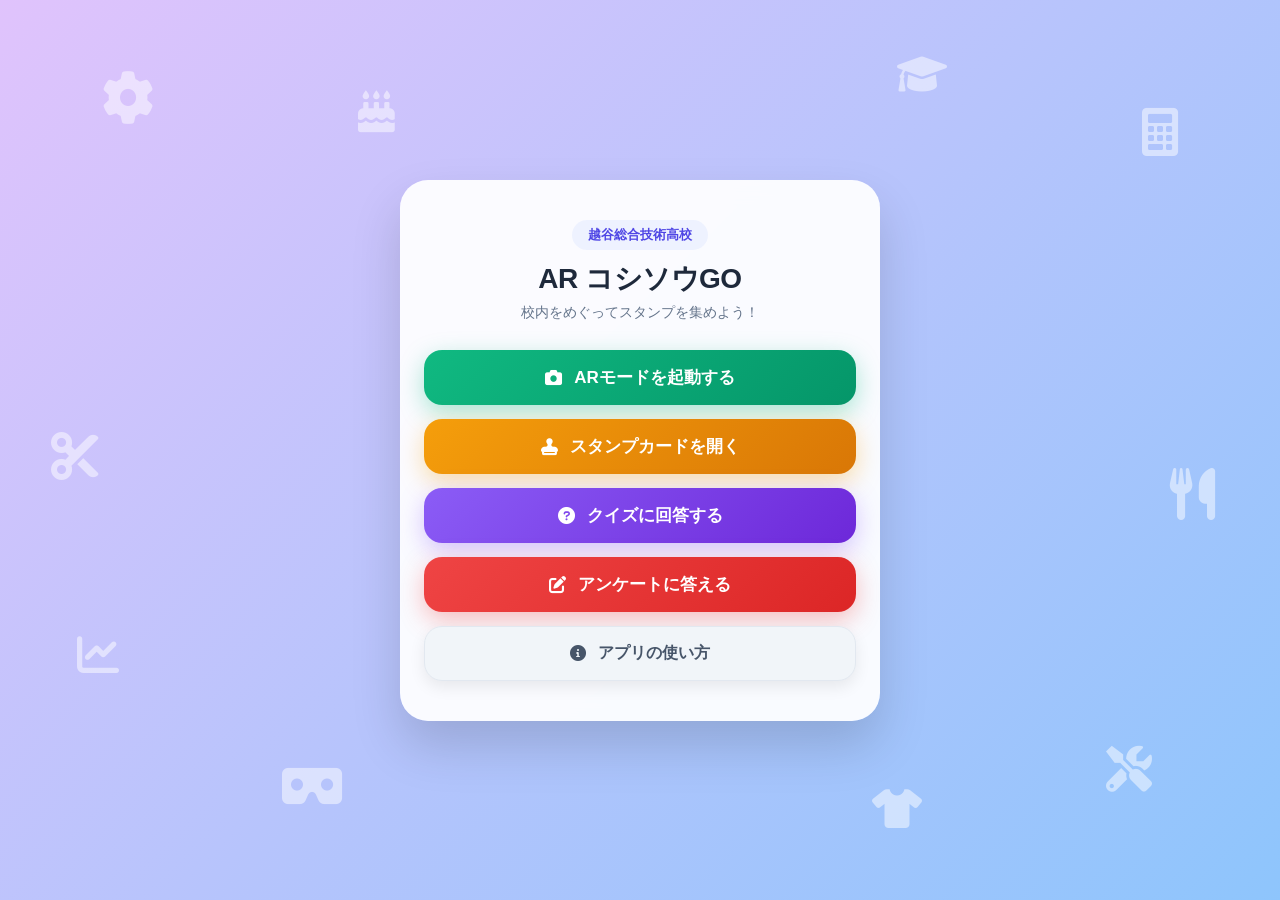
<file: index.html>
<!DOCTYPE html>
<html lang="ja">
<head>
    <meta charset="UTF-8">
    <meta name="viewport" content="width=device-width, initial-scale=1.0">
    <title>越総 ARナビ</title>
    <link href="https://cdnjs.cloudflare.com/ajax/libs/font-awesome/6.0.0/css/all.min.css" rel="stylesheet">
    <style>
        /* 全体のベーススタイル */
        * {
            box-sizing: border-box;
            margin: 0;
            padding: 0;
            font-family: 'Helvetica Neue', Arial, 'Hiragino Kaku Gothic ProN', 'Hiragino Sans', Meiryo, sans-serif;
        }

        body {
            background: linear-gradient(135deg, #e0c3fc 0%, #8ec5fc 100%);
            min-height: 100vh;
            display: flex;
            justify-content: center;
            align-items: center;
            padding: 24px 16px;
            position: relative;
            /* 画面からあふれた時にスクロールできるように変更 */
            overflow-x: hidden;
            overflow-y: auto;
        }

        /* 余白を埋める浮遊背景パーツ */
        .bg-decorations {
            position: fixed; /* スクロールしても背景要素がずれないように fixed に変更 */
            top: 0;
            left: 0;
            width: 100%;
            height: 100%;
            pointer-events: none;
            z-index: 0;
        }

        .decor-item {
            position: absolute;
            color: rgba(255, 255, 255, 0.5);
            animation: float 6s ease-in-out infinite alternate;
        }

        /* アイコン配置 */
        .item-kougyou1 { top: 8%; left: 8%; animation-delay: 0s; font-size: 52px; }
        .item-kougyou2 { bottom: 12%; right: 10%; animation-delay: 2s; font-size: 46px; }
        .item-shougyou1 { top: 12%; right: 8%; animation-delay: 1s; font-size: 48px; }
        .item-shougyou2 { bottom: 25%; left: 6%; animation-delay: 3s; font-size: 42px; }
        .item-fukushoku1 { top: 48%; left: 4%; animation-delay: 1.5s; font-size: 48px; }
        .item-fukushoku2 { bottom: 8%; right: 28%; animation-delay: 0.5s; font-size: 40px; }
        .item-shokumotsu1 { top: 52%; right: 5%; animation-delay: 2.5s; font-size: 52px; }
        .item-shokumotsu2 { top: 10%; left: 28%; animation-delay: 1.8s; font-size: 42px; }
        .item-ar1 { bottom: 10%; left: 22%; animation-delay: 0.8s; font-size: 48px; }
        .item-ar2 { top: 6%; right: 26%; animation-delay: 2.2s; font-size: 40px; }

        @keyframes float {
            0% { transform: translateY(0px) rotate(0deg); }
            100% { transform: translateY(-22px) rotate(12deg); }
        }

        /* メインのカード型容器 */
        .app-card {
            position: relative;
            z-index: 1;
            background: rgba(255, 255, 255, 0.93);
            backdrop-filter: blur(10px);
            border-radius: 28px;
            padding: 40px 24px;
            width: 100%;
            max-width: 480px;
            box-shadow: 0 25px 50px rgba(0, 0, 0, 0.15);
            text-align: center;
            margin: auto 0; /* 上下中央寄せをスクロール時も維持 */
        }

        /* ヘッダー部分 */
        .app-header {
            margin-bottom: 28px;
        }

        .app-badge {
            display: inline-block;
            background: #eef2ff;
            color: #4f46e5;
            font-size: 13px;
            font-weight: bold;
            padding: 6px 16px;
            border-radius: 20px;
            margin-bottom: 10px;
        }

        .app-title {
            font-size: 28px;
            color: #1e293b;
            font-weight: 800;
            letter-spacing: -0.5px;
        }

        .app-subtitle {
            font-size: 14px;
            color: #64748b;
            margin-top: 6px;
        }

        /* メインボタンエリア */
        .btn-group {
            display: flex;
            flex-direction: column;
            gap: 14px;
        }

        /* 共通ボタン基本設定 */
        .btn {
            display: flex;
            align-items: center;
            justify-content: center;
            gap: 12px;
            width: 100%;
            padding: 16px 20px;
            font-size: 17px;
            font-weight: 700;
            border: none;
            border-radius: 18px;
            text-decoration: none;
            cursor: pointer;
            transition: all 0.2s ease;
            box-shadow: 0 6px 16px rgba(0, 0, 0, 0.08);
        }

        .btn:active {
            transform: scale(0.98);
        }

        /* 各ボタンの色定義 */
        .btn-ar {
            background: linear-gradient(135deg, #10b981, #059669);
            color: white;
            box-shadow: 0 8px 24px rgba(16, 185, 129, 0.35);
        }

        .btn-stamp {
            background: linear-gradient(135deg, #f59e0b, #d97706);
            color: white;
            box-shadow: 0 8px 24px rgba(245, 158, 11, 0.35);
        }

        .btn-quiz {
            background: linear-gradient(135deg, #8b5cf6, #6d28d9);
            color: white;
            box-shadow: 0 8px 24px rgba(139, 92, 246, 0.35);
        }

        .btn-survey {
            background: linear-gradient(135deg, #ef4444, #dc2626);
            color: white;
            box-shadow: 0 8px 24px rgba(239, 68, 68, 0.35);
        }

        .btn-usage {
            background: #f1f5f9;
            color: #475569;
            border: 1px solid #e2e8f0;
            font-size: 16px;
        }

        .btn-usage:hover {
            background: #e2e8f0;
        }

        /* アプリの使い方 */
        .guide-box {
            display: none;
            margin-top: 18px;
            background: #f8fafc;
            border: 1px solid #e2e8f0;
            border-radius: 18px;
            padding: 18px;
            text-align: left;
            font-size: 14px;
            color: #334155;
            line-height: 1.6;
        }

        .guide-box h4 {
            color: #0f172a;
            font-size: 15px;
            margin-bottom: 8px;
            display: flex;
            align-items: center;
            gap: 6px;
        }

        .guide-box ol {
            padding-left: 20px;
        }

        .guide-box li {
            margin-bottom: 6px;
        }
    </style>
</head>
<body>

    <div class="bg-decorations">
        <i class="fa-solid fa-gear decor-item item-kougyou1"></i>
        <i class="fa-solid fa-screwdriver-wrench decor-item item-kougyou2"></i>
        <i class="fa-solid fa-calculator decor-item item-shougyou1"></i>
        <i class="fa-solid fa-chart-line decor-item item-shougyou2"></i>
        <i class="fa-solid fa-scissors decor-item item-fukushoku1"></i>
        <i class="fa-solid fa-shirt decor-item item-fukushoku2"></i>
        <i class="fa-solid fa-utensils decor-item item-shokumotsu1"></i>
        <i class="fa-solid fa-cake-candles decor-item item-shokumotsu2"></i>
        <i class="fa-solid fa-vr-cardboard decor-item item-ar1"></i>
        <i class="fa-solid fa-graduation-cap decor-item item-ar2"></i>
    </div>
    
    <div class="app-card">
        <div class="app-header">
            <span class="app-badge">越谷総合技術高校</span>
            <h1 class="app-title">AR コシソウGO</h1>
            <p class="app-subtitle">校内をめぐってスタンプを集めよう！</p>
        </div>

        <div class="btn-group">
            <a href="./videoMaya.html" class="btn btn-ar">
                <i class="fa-solid fa-camera"></i>
                ARモードを起動する
            </a>

            <a href="./map.html" class="btn btn-stamp">
                <i class="fa-solid fa-stamp"></i>
                スタンプカードを開く
            </a>

            <a href="./form.html" class="btn btn-quiz">
                <i class="fa-solid fa-circle-question"></i>
                クイズに回答する
            </a>

            <a href="https://forms.gle/NvS4azoim9Pduo2w6" class="btn btn-survey">
                <i class="fa-solid fa-pen-to-square"></i>
                アンケートに答える
            </a>

            <button type="button" class="btn btn-usage" id="toggleGuide">
                <i class="fa-solid fa-circle-info"></i>
                アプリの使い方
            </button>
        </div>

        <div class="guide-box" id="guideBox">
            <h4><i class="fa-solid fa-circle-info" style="color: #3b82f6;"></i> アプリのあそびかた</h4>
            <ol>
                <li><strong>「ARモードを起動」</strong>を押してカメラを許可します。</li>
                <li><strong>スタンプカード</strong>のマップからARマーカーの位置を探します。</li>
                <li>校内にある<strong>ARマーカー</strong>を読み取った後「3D体験画面へ移動」、対象となるものを探しカメラをかざします。</li>
                <li>読み取ったらスタンプを押し、校内をめぐって<strong>スタンプコンプリート</strong>を目指しましょう。</li>
                <li>ARとは別に校内を使った<strong>クイズ</strong>があります。ぜひ全問正解を目指して頑張ってください。</li>
                <li>スタンプが全部押せたら<strong>景品を受け取れます。</strong>先着30名様(1端末1つ)に3-2でお配りしています。3-2の生徒に声をかけてください。</li>
            </ol>
        </div>
    </div>

    <script>
        const toggleBtn = document.getElementById('toggleGuide');
        const guideBox = document.getElementById('guideBox');

        toggleBtn.addEventListener('click', () => {
            if (guideBox.style.display === 'block') {
                guideBox.style.display = 'none';
            } else {
                guideBox.style.display = 'block';
            }
        });
    </script>
</body>
</html>
</file>
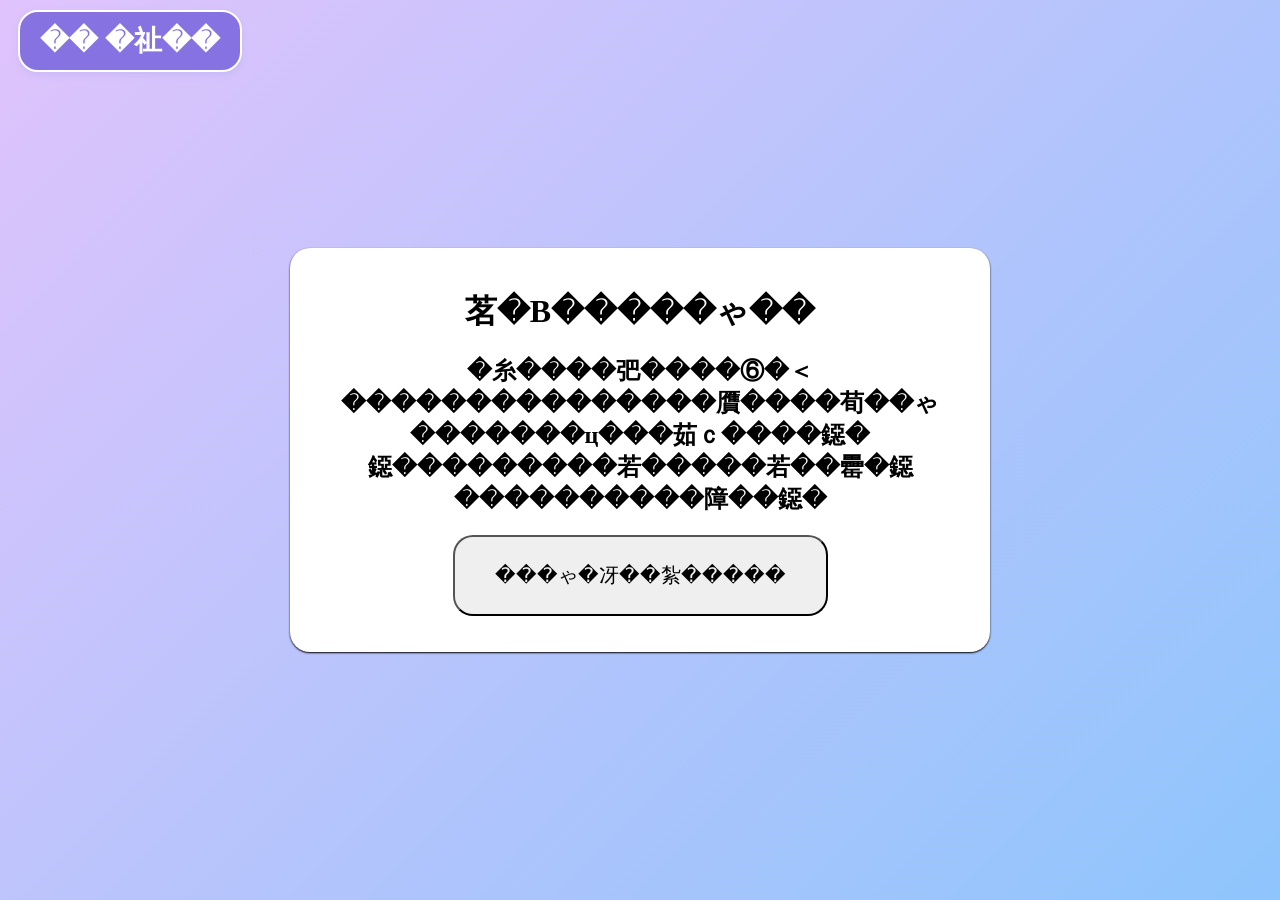
<file: form.html>
<html> 
<head>
    <meta name="viewport" content="width=device-width, initial-scale=1.0">
	<meta http-equiv="Content-Type" content="text/html:charset=EUC-JP">
    <title>クイズ</title>
    <style>

        .back-btn {
            position: fixed;
             top: 10px;
            left: 18px;

            padding: 10px 20px;

            background-color: #8672e0;
            color: white;

            font-size: 28px;
            font-weight: bold;

            text-decoration: none;

            border: 2px solid white;
            border-radius: 20px;

            box-shadow: 0 3px 6px rgba(164, 165, 243, 0.3);
        }
        .next-btn{
            border-radius: 20px;
            padding: 25px 40px;
            text-decoration: none;
            font-size: 20px;
        }
        body {
            
            text-align: center;
            min-height: 100vh;
            margin: 0;
            background: linear-gradient(135deg, #e0c3fc 0%, #8ec5fc 100%);
            min-height: 100vh;
            display: flex;
            justify-content: center;
            align-items: center;
        }
        .box {
            background-color: white;
            border-radius: 20px;
            padding: 20px;
            width: 80%;
            max-width: 700px;
            margin: 30px auto;
            box-sizing: border-box;
            box-shadow: 0 1px 2px black;
        }
        /* スマホ向けのサイズ調整 */
        @media (max-width: 600px) {
          body {
            font-size: 16px;
          }

          h1 {
            font-size: 24px;
          }

          p {
          font-size: 16px;
          line-height: 1.5;
          }

          button {
          font-size: 18px;
          padding: 10px 16px;
          min-height: 44px;
          }

          a {
            font-size: 16px;
          }
        }
    </style>

</head>
<body style="margin: 0px; overflow: hidden;">
    <div class="box">
    <h1>謎解きクイズ</h1>
    <h2>画像を頼りに学校のどこかにある場所を見つけそこで謎を解こう！<br>１問目はホームルーム棟１階にあります！
    </h2>
    <form action="quiz.html">
    <button type="submit" class="next-btn">クイズを始める</button>
    </form>
    </div>
    <a href="index.html" class="back-btn">← 戻る</a>
</body>
</html>
</file>
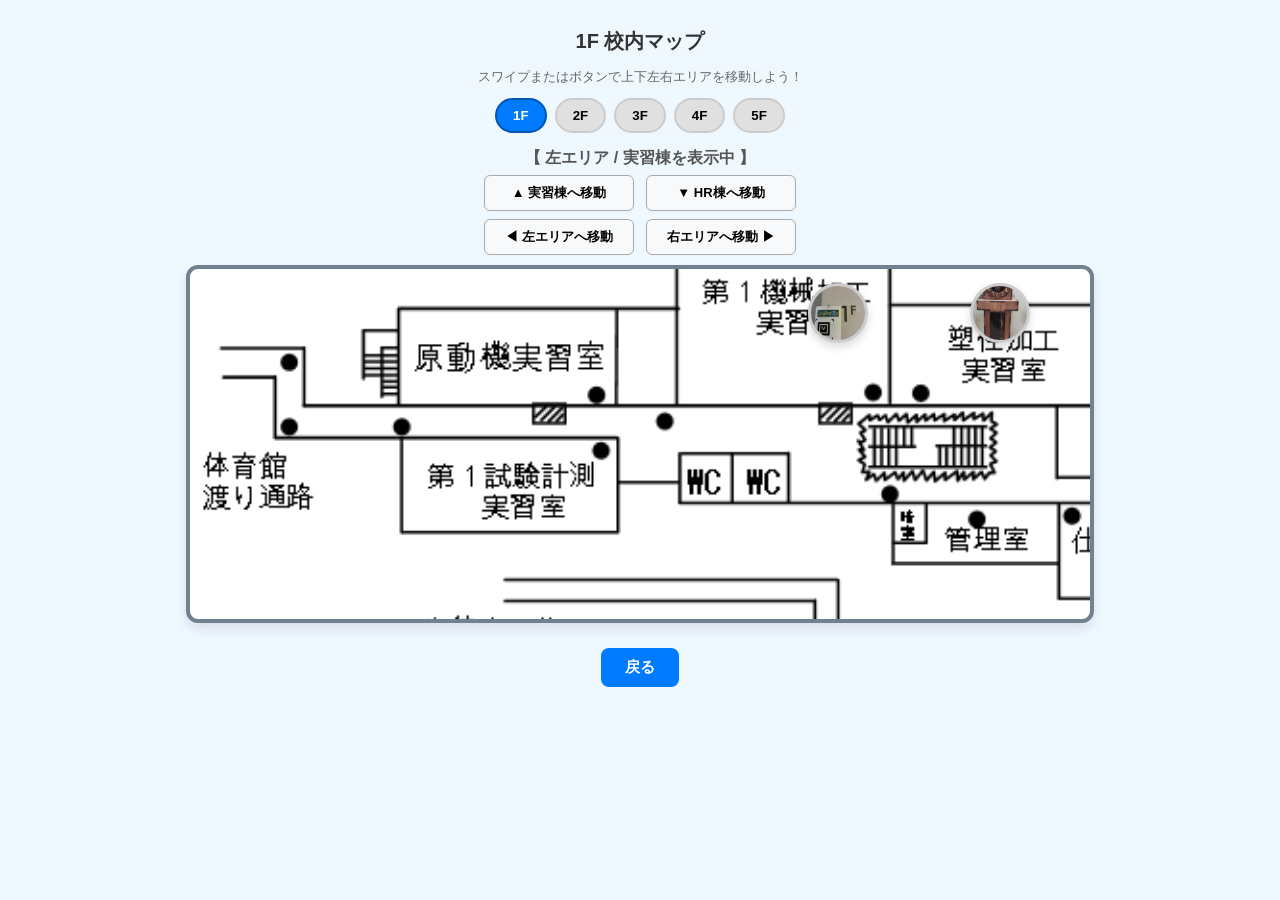
<file: map.html>
<!DOCTYPE html>
<html lang="ja">
<head>
    <meta charset="UTF-8">
    <meta name="viewport" content="width=device-width, initial-scale=1.0">
    <title>ARスタンプラリー - 校内マップ</title>
    
    <link rel="stylesheet" href="map.css?v=3">
</head>
<body>

    <h1 id="floorTitle">1F 校内マップ</h1>
    <p>スワイプまたはボタンで上下左右エリアを移動しよう！</p>

    <!-- 階数切り替えボタン -->
    <div class="floor-selector">
        <button class="floor-btn active" onclick="switchFloor(1)">1F</button>
        <button class="floor-btn" onclick="switchFloor(2)">2F</button>
        <button class="floor-btn" onclick="switchFloor(3)">3F</button>
        <button class="floor-btn" onclick="switchFloor(4)">4F</button>
        <button class="floor-btn" onclick="switchFloor(5)">5F</button>
    </div>

    <!-- 上下左右エリア切替インジケーター & ボタン -->
    <div class="area-control">
        <div id="areaLabel" class="area-indicator">【 左エリア / 実習棟を表示中 】</div>
        
        <div class="area-btn-group">
            <button class="area-btn btn-up" onclick="setYAreaView(false)">▲ 実習棟へ移動</button>
            <button class="area-btn btn-down" onclick="setYAreaView(true)">▼ HR棟へ移動</button>
            <button class="area-btn btn-left" onclick="setXAreaView(false)">◀ 左エリアへ移動</button>
            <button class="area-btn btn-right" onclick="setXAreaView(true)">右エリアへ移動 ▶</button>
        </div>
  </div>

    <!-- 全体マップエリア -->
    <div id="mapContainer" class="map-container floor-1f">
        <div class="map-content">
            <img id="mapImage" src="マップ画像/１F文字入り.png" alt="平面図" class="map-image">

            <div class="map-overlay">
                <!-- 1Fのピン群（2箇所） -->
                <div id="floor-1" class="floor-layer active">
                    <div id="stamp-a" class="stamp" style="top: 17%; left: 36%;" onclick="openModal('a')"></div>
                    <div id="stamp-b" class="stamp" style="top: 17%; left: 45%;" onclick="openModal('b')"></div>
                </div>

                <!-- 2Fのピン群（2箇所） -->
                <div id="floor-2" class="floor-layer">
                    <div id="stamp-c" class="stamp" style="top: 15%; left: 34%;" onclick="openModal('c')"></div>
                    <div id="stamp-d" class="stamp" style="top: 19%; left: 73%;" onclick="openModal('d')"></div>
                </div>

                <!-- 3Fのピン群（2箇所） -->
                <div id="floor-3" class="floor-layer">
                    <div id="stamp-e" class="stamp" style="top: 27%; left: 38%;" onclick="openModal('e')"></div>
                    <div id="stamp-f" class="stamp" style="top: 17%; left: 54%;" onclick="openModal('f')"></div>
                </div>

                <!-- 4Fのピン群（2箇所） -->
                <div id="floor-4" class="floor-layer">
                    <div id="stamp-g" class="stamp" style="top: 15%; left: 39%;" onclick="openModal('g')"></div>
                    <div id="stamp-h" class="stamp" style="top: 2%; left: 45%;" onclick="openModal('h')"></div>
                </div>

                <!-- 5Fのピン群（2箇所） -->
                <div id="floor-5" class="floor-layer">
                    <div id="stamp-i" class="stamp" style="top: 19%; left: 38%;" onclick="openModal('i')"></div>
                    <div id="stamp-j" class="stamp" style="top: 8%; left: 45%;" onclick="openModal('j')"></div>
                </div>
            </div>
        </div>
    </div>

    <!-- 戻るボタン -->
    <div>
        <a href="index.html" class="btn-back">戻る</a>
    </div>

    <!-- モーダル -->
    <div id="stampModal" class="stamp-modal-overlay">
        <div class="stamp-modal-card">
            <div class="modal-close-btn" onclick="closeModal()">×</div>
            <div id="modalTitle" class="modal-title">スポット</div>
            <div id="modalDesc" class="modal-desc">スタンプを3秒長押ししてGETしよう！</div>

            <div class="stamp-stage">
                <div id="modalStampSpot" class="modal-stamp-spot">未獲得</div>
                <div id="stampTool" class="stamp-tool"></div>
                <svg class="progress-ring" id="progressRing">
                    <circle id="progressCircle" cx="90" cy="90" r="72"></circle>
                </svg>
            </div>
        </div>
    </div>

    <script>
        // 各階2個ずつ、計10個のスタンプIDリスト
        const allStamps = ['a', 'b', 'c', 'd', 'e', 'f', 'g', 'h', 'i', 'j'];

        // 各スタンプ画像パスの登録場所
        const stampImages = {
            'a': '校内画像/1f3.jpg',
            'b': '校内画像/時計.jpg',
            'c': '校内画像/2f3.jpg',
            'd': '校内画像/食物調理科２.jpg',
            'e': '校内画像/3f3.jpg',
            'f': '校内画像/服デ.jpg',
            'g': '校内画像/4f2.jpg',
            'h': '校内画像/パソコン.jpg',
            'i': '校内画像/5f(2).jpg',
            'j': '校内画像/流通経済.jpg'
        };

        // モーダル表示時の名前登録場所
        const spotNames = {
            'a': '1F スポットA', 'b': '1F スポットB',
            'c': '2F スポットC', 'd': '2F スポットD',
            'e': '3F スポットE', 'f': '3F スポットF',
            'g': '4F スポットG', 'h': '4F スポットH',
            'i': '5F スポットI', 'j': '5F スポットJ'
        };

        window.onload = function() {
            refreshMapStamps();
            setup2DSwipe();
        };

        // --- 4分割（上下・左右）制御フラグと表示更新 ---
        let isBottomView = false;
        let isRightView = false;

        function updateAreaView() {
            const container = document.getElementById('mapContainer');
            const label = document.getElementById('areaLabel');

            if (isBottomView) container.classList.add('view-bottom');
            else container.classList.remove('view-bottom');

            if (isRightView) container.classList.add('view-right');
            else container.classList.remove('view-right');

            const xText = isRightView ? '右エリア' : '左エリア';
            const yText = isBottomView ? 'HR棟' : '実習棟';

            if (container.classList.contains('floor-5f')) {
                label.textContent = `【 ${xText}を表示中 】`;
            } else {
                label.textContent = `【 ${xText} / ${yText}を表示中 】`;
            }
        }

        function setYAreaView(toBottom) {
            isBottomView = toBottom;
            updateAreaView();
        }

        function setXAreaView(toRight) {
            isRightView = toRight;
            updateAreaView();
        }

        // --- 手での上下左右スワイプ検出 ---
        function setup2DSwipe() {
            let touchStartX = 0, touchStartY = 0;
            let touchEndX = 0, touchEndY = 0;
            const container = document.getElementById('mapContainer');

            container.addEventListener('touchstart', e => {
                touchStartX = e.changedTouches[0].screenX;
                touchStartY = e.changedTouches[0].screenY;
            }, { passive: true });

            container.addEventListener('touchend', e => {
                touchEndX = e.changedTouches[0].screenX;
                touchEndY = e.changedTouches[0].screenY;
                handleSwipe();
            }, { passive: true });

            function handleSwipe() {
                const diffX = touchEndX - touchStartX;
                const diffY = touchEndY - touchStartY;
                const swipeThreshold = 30;

                if (Math.abs(diffY) > Math.abs(diffX)) {
                    if (diffY < -swipeThreshold) setYAreaView(true);
                    if (diffY > swipeThreshold)  setYAreaView(false);
                } 
                else {
                    if (diffX < -swipeThreshold) setXAreaView(true);
                    if (diffX > swipeThreshold)  setXAreaView(false);
                }
            }
        }

        // 階数切り替え機能
        function switchFloor(floorNum) {
            document.getElementById('floorTitle').textContent = `${floorNum}F 校内マップ`;

            const numKanji = ["０", "１", "２", "３", "４", "５"];
            document.getElementById('mapImage').src = `マップ画像/${numKanji[floorNum]}F文字入り.png`;

            const buttons = document.querySelectorAll('.floor-btn');
            buttons.forEach((btn, idx) => {
                if (idx + 1 === floorNum) btn.classList.add('active');
                else btn.classList.remove('active');
            });

            for (let i = 1; i <= 5; i++) {
                const layer = document.getElementById(`floor-${i}`);
                if (layer) {
                    if (i === floorNum) layer.classList.add('active');
                    else layer.classList.remove('active');
                }
            }

            const container = document.getElementById('mapContainer');
            container.classList.remove('floor-1f', 'floor-2f', 'floor-3f', 'floor-4f', 'floor-5f');
            container.classList.add(`floor-${floorNum}f`);

            isBottomView = false;
            isRightView = false;
            updateAreaView();
        }

        function refreshMapStamps() {
            allStamps.forEach(id => {
                const el = document.getElementById(`stamp-${id}`);
                if (!el) return;

                const isDone = localStorage.getItem(`stamp-${id}-done`) === '1';
                const isReady = localStorage.getItem(`stamp-${id}-flag`) === '1';
                const imgUrl = stampImages[id];

                if (imgUrl) {
                    el.style.backgroundImage = `url('${imgUrl}')`;
                    el.style.backgroundSize = 'cover';
                    el.style.backgroundPosition = 'center';
                    el.innerHTML = "";
                } else {
                    el.style.backgroundImage = "none";
                }

                if (isDone) {
                    el.classList.remove("ready");
                    el.classList.add("active");
                } else if (isReady) {
                    el.classList.remove("active");
                    el.classList.add("ready");
                } else {
                    el.classList.remove("ready", "active");
                }
            });
        }

        // モーダル関連処理
        let currentStampKey = '';
        let progressInterval = null;
        let holdDuration = 0;
        const REQUIRED_TIME = 3000; 
        const CIRCLE_CIRCUMFERENCE = 452;

        const modal = document.getElementById('stampModal');
        const modalTitle = document.getElementById('modalTitle');
        const modalDesc = document.getElementById('modalDesc');
        const modalSpot = document.getElementById('modalStampSpot');
        const stampTool = document.getElementById('stampTool');
        const progressRing = document.getElementById('progressRing');
        const progressCircle = document.getElementById('progressCircle');

        function openModal(typeKey) {
            currentStampKey = typeKey;
            modalTitle.textContent = spotNames[typeKey] || `スポット ${typeKey.toUpperCase()}`;
            modal.style.display = 'flex';

            const isDone = localStorage.getItem(`stamp-${typeKey}-done`) === '1';
            const isReady = localStorage.getItem(`stamp-${typeKey}-flag`) === '1';
            const imgUrl = stampImages[typeKey];

            modalSpot.className = 'modal-stamp-spot';
            modalSpot.style.animation = 'none';
            stampTool.style.display = 'none';
            stampTool.style.transform = 'none';
            stampTool.style.opacity = '1';
            progressRing.style.display = 'none';
            progressCircle.style.strokeDashoffset = CIRCLE_CIRCUMFERENCE;

            if (imgUrl) {
                modalSpot.style.backgroundImage = `url('${imgUrl}')`;
                modalSpot.style.backgroundSize = 'cover';
                modalSpot.style.backgroundPosition = 'center';
                modalSpot.innerHTML = '';
            } else {
                modalSpot.style.backgroundImage = 'none';
            }

            if (isDone) {
                modalSpot.classList.add('active');
                modalDesc.textContent = 'スタンプ獲得済みです！';
            } else if (isReady) {
                modalSpot.classList.add('ready');
                modalDesc.textContent = 'スタンプを3秒長押ししてGETしよう！';
                stampTool.style.display = 'flex';
                progressRing.style.display = 'block';
            } else {
                if (!imgUrl) modalSpot.innerHTML = '未獲得';
                modalDesc.textContent = 'ARマーカーを読み取ると押せるようになります。';
            }
        }

        function closeModal() {
            modal.style.display = 'none';
            resetPressing();
        }

        modalSpot.addEventListener('pointerdown', startPress);
        window.addEventListener('pointerup', cancelPress);
        window.addEventListener('pointercancel', cancelPress);

        function startPress(e) {
            if (!modalSpot.classList.contains('ready')) return;

            e.preventDefault();
            holdDuration = 0;
            modalSpot.classList.add('pressing');

            progressCircle.style.strokeDashoffset = CIRCLE_CIRCUMFERENCE;

            progressInterval = setInterval(() => {
                holdDuration += 100;
                let offset = CIRCLE_CIRCUMFERENCE - (CIRCLE_CIRCUMFERENCE * (holdDuration / REQUIRED_TIME));
                progressCircle.style.strokeDashoffset = Math.max(0, offset);

                if (holdDuration >= REQUIRED_TIME) {
                    completeStamp();
                }
            }, 100);
        }

        function cancelPress() {
            if (holdDuration < REQUIRED_TIME) resetPressing();
        }

        function resetPressing() {
            clearInterval(progressInterval);
            modalSpot.classList.remove('pressing');
            progressCircle.style.strokeDashoffset = CIRCLE_CIRCUMFERENCE;
            holdDuration = 0;
        }

        function completeStamp() {
            resetPressing();

            stampTool.style.transform = 'translate(-45px, 45px) scale(1.2)';

            setTimeout(() => {
                modalSpot.classList.remove('ready');
                modalSpot.classList.add('active');

                modalSpot.style.animation = 'popImpact 0.4s ease-out';
                modalDesc.textContent = 'スタンプを獲得しました！';
                stampTool.style.opacity = '0';
                progressRing.style.display = 'none';

                localStorage.setItem(`stamp-${currentStampKey}-done`, '1');
                refreshMapStamps();
            }, 300);
        }
    </script>
</body>
</html>
</file>
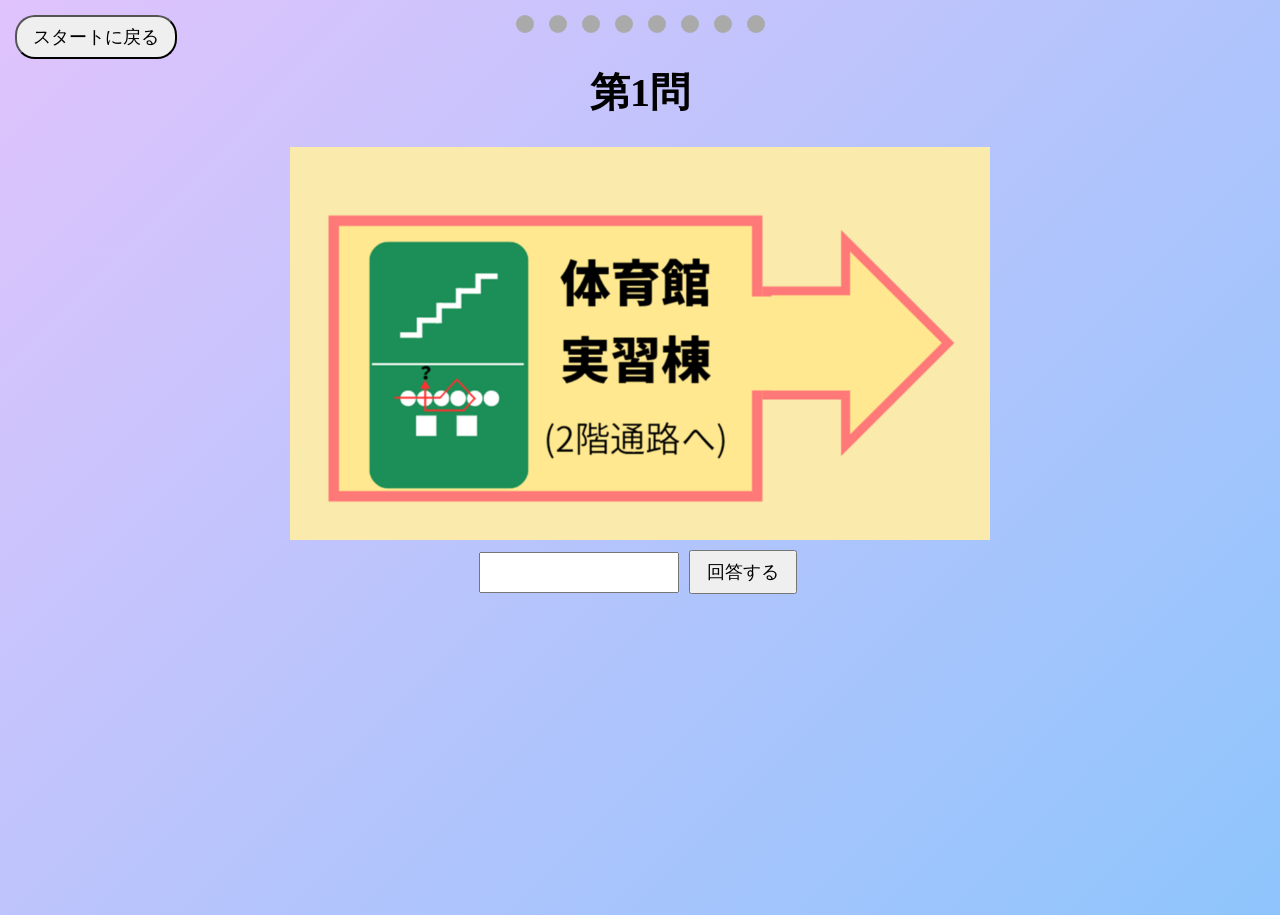
<file: quiz.html>
<!DOCTYPE html>
<html lang="ja">
<head>
<meta charset="UTF-8">
<meta name="viewport" content="width=device-width,initial-scale=1">
<title>クイズ</title>
<style>
body{
text-align:center;margin:0;min-height:100vh;
background:linear-gradient(135deg,#e0c3fc,#8ec5fc);
font-size:20px;
}
button{font-size:18px;padding:8px 16px;margin:5px}
#startButton{
position:fixed;top:10px;left:10px;border-radius:20px
}
.answer{
font-size:18px;padding:8px;width:200px;
box-sizing:border-box
}
#progress{margin:15px}
.circle{
display:inline-block;width:18px;height:18px;
border-radius:50%;background:#aaa;margin:0 5px
}
.circle.correct{background:green}
.circle.incorrect{background:red}
#quiz1Image{width:min(700px,90vw)}
#quiz2Area{
position:relative;display:inline-block;max-width:100vw
}
#quiz2Image{
width:min(996px,100vw);display:block
}
#canvas{
position:absolute;left:0;top:0;
width:100%;height:100%;touch-action:none
}
#quiz3Image{width:min(850px,90vw)}
#quiz4Image{width:min(1000px,90vw)}
#quiz5Image{width:min(1000px,90vw)}
#quiz6Image,#quiz7Image,#quiz8Image{
width:min(1000px,90vw)
}

.clue-card {
  border: 2px solid #d8c8e8;
  border-radius: 15px;
  background: white;
  padding: 15px;
  margin: 15px auto;
  width: 90%;
  max-width: 600px;
  box-sizing: border-box;
  overflow-wrap: anywhere;
}

.clue-card img {
  display: block;
  width: 100%;
  max-width: 450px;
  height: auto;
  margin: 10px auto;
}

.clue-card p {
  line-height: 1.7;
}

#clueList {
  width: 100%;
  box-sizing: border-box;
  padding: 10px;
}

#clueList h2 {
  text-align: center;
}

/* スマホ向けのサイズ調整 */
@media (max-width: 600px) {
  body {
    padding-top: 70px;
    box-sizing: border-box;
    font-size: 16px;
  }

  h1 {
    font-size: 24px;
  }

  button {
    font-size: 16px;
    padding: 8px 12px;
    min-height: 40px;
  }

  input {
    font-size: 16px;
    padding: 6px;
    max-width: 90%;
    box-sizing: border-box;
  }

  .answer {
    width: 75%;
    max-width: 350px;
  }

  .back-btn {
    font-size: 18px;
    padding: 10px 14px;
  }
  #startButton {
    position: absolute;
    top: 10px;
    left: 10px;
    font-size: 14px;
    padding: 6px 10px;

  }
}
#setumei{white-space:pre-line}
</style>
</head>
<body>

<button id="startButton" onclick="saveData();location.href='form.html'">
スタートに戻る
</button>

<div id="progress">
<span class="circle"></span>
<span class="circle"></span>
<span class="circle"></span>
<span class="circle"></span>
<span class="circle"></span>
<span class="circle"></span>
<span class="circle"></span>
<span class="circle"></span>
</div>

<h1 id="questionNumber">第1問</h1>

<div id="q1">
<img id="quiz1Image" src="クイズ資料/quiz1.png" alt="第1問">
<br>
<input class="answer" id="answer1" type="text">
<button onclick="checkQ1()">回答する</button>
</div>

<div id="q2" style="display:none">
<div id="quiz2Area">
<img id="quiz2Image" src="クイズ資料/quiz2.png" alt="第2問">
<canvas id="canvas"></canvas>
</div>
<div>
<input class="answer" id="answer2" type="text">
<br>
<button onclick="checkQ2()">回答する</button>
<button onclick="retryQ2()">やり直す</button>
</div>
</div>

<div id="q3" style="display:none">
<img id="quiz3Image" src="クイズ資料/quiz3.png" alt="第3問">
<br>
<input class="answer" id="answer3" type="text">
<button onclick="checkQ3()">回答する</button>
</div>

<div id="q4" style="display:none">
<img id="quiz4Image" src="クイズ資料/quiz4.png" alt="第4問">
<br>
<input class="answer" id="answer4" type="text">
<button onclick="checkQ4()">回答する</button>
</div>

<div id="q5" style="display:none">
<img id="quiz5Image" src="クイズ資料/quiz5.png" alt="第5問">
<br>
<input class="answer" id="answer5" type="text">
<button onclick="checkQ5()">回答する</button>
</div>

<div id="q6" style="display:none">
<img id="quiz6Image" src="クイズ資料/quiz6.png" alt="第6問">
<br>
<input class="answer" id="answer6" type="text">
<button onclick="checkQ6()">回答する</button>
</div>

<div id="q7" style="display:none">
<img id="quiz7Image" src="クイズ資料/quiz7.png" alt="第7問">
<br>
<input class="answer" id="answer7" type="text">
<button onclick="checkQ7()">回答する</button>
</div>

<div id="q8" style="display:none">
<img id="quiz8Image" src="クイズ資料/quiz8.png" alt="第8問">
<br>
<input class="answer" id="answer8" type="text">
<button onclick="checkQ8()">回答する</button>
<br>
<!-- 第2〜7問の手がかりを見るボタン -->
<button type="button" onclick="showClues()">手がかりを確認する</button>
</div>



<!-- 手がかり一覧 -->
<div id="clueList" style="display:none;">
  <h2>手がかり一覧</h2>
  <p>第2問〜第7問の画像・答え・解説を確認しよう！</p>

  <div class="clue-card">
    <h3>第2問</h3>
    <img src="クイズ資料/quiz2.png" alt="第2問の画像">
    <p><strong>答え：調理</strong></p>
    <p>解説：画像のヒントは「はくまいうえのにもじよめ」。集団調理の調理という文字に白米が重なっていて、答えの「調理」につながるよ。</p>
  </div>

  <div class="clue-card">
    <h3>第3問</h3>
    <img src="クイズ資料/quiz3.png" alt="第3問の画像">
    <p><strong>答え：しんかんせん</strong></p>
    <p>解説：画像に書かれたヒントや文字をよく確認してみよう。</p>
  </div>

  <div class="clue-card">
    <h3>第4問</h3>
    <img src="クイズ資料/quiz4.png" alt="第4問の画像">
    <p><strong>答え：おりもの</strong></p>
    <p>解説：廊下にある衣装ケースの中にある衣装の順番に並べ替えよう。</p>
  </div>

  <div class="clue-card">
    <h3>第5問</h3>
    <img src="クイズ資料/quiz5.png" alt="第5問の画像">
    <p><strong>答え：プログラム</strong></p>
    <p>解説：実物のダーツの的にある点数を解いた問題数である、４問で割り切れる場所の文字を並べてみよう。</p>
  </div>

  <div class="clue-card">
    <h3>第6問</h3>
    <img src="クイズ資料/quiz6.png" alt="第6問の画像">
    <p><strong>答え：デジタルデザイン</strong></p>
    <p>解説：ポスターと画像内の「ほし」の例から、５０音順に文字を変えていく。それぞれ対応させてみよう。</p>
  </div>

  <div class="clue-card">
    <h3>第7問</h3>
    <img src="クイズ資料/quiz7.png" alt="第7問の画像">
    <p><strong>答え：パッキング</strong></p>
    <p>解説：1.ハサミ  2.カッターナイフ  3.ホッチキス  4.テープ類  5.穴あけパンチ  6.ワイヤー</p>
  </div>

  <button type="button" onclick="hideClues()">第8問に戻る</button>
</div>


<p id="result"></p>
<p id="setumei"></p>
<div id="navigation"></div>

<script>

function showClues() {
  document.getElementById("q8").style.display = "none";
  document.getElementById("clueList").style.display = "block";
  window.scrollTo(0, 0);
}

function hideClues() {
  document.getElementById("clueList").style.display = "none";
  nextQ(8);
}

let q=Number(localStorage.getItem("quizQ"))||1;
if(q<1||q>8)q=1;

let results=JSON.parse(localStorage.getItem("quizResults")||"null")||[null,null,null,null,null,null,null,null];
let answers=JSON.parse(localStorage.getItem("quizAnswers")||"null")||[];
let submitted=JSON.parse(localStorage.getItem("quizSubmitted")||"null")||[false,false,false,false,false,false,false,false];
let resultTexts=JSON.parse(localStorage.getItem("quizResultTexts")||"null")||["","","","","","","",""];
let explanations=JSON.parse(localStorage.getItem("quizExplanations")||"null")||["","","","","","","",""];

while(results.length<8)results.push(null);
while(answers.length<8)answers.push("");
while(submitted.length<8)submitted.push(false);
while(resultTexts.length<8)resultTexts.push("");
while(explanations.length<8)explanations.push("");

const result=document.getElementById("result");
const setumei=document.getElementById("setumei");
const navigation=document.getElementById("navigation");
const canvas=document.getElementById("canvas");
const ctx=canvas.getContext("2d");

function saveData(){
localStorage.setItem("quizQ",q);
localStorage.setItem("quizResultTexts",JSON.stringify(resultTexts));
localStorage.setItem("quizExplanations",JSON.stringify(explanations));
localStorage.setItem("quizResults",JSON.stringify(results));
localStorage.setItem("quizAnswers",JSON.stringify([
document.getElementById("answer1").value,
document.getElementById("answer2").value,
document.getElementById("answer3").value,
document.getElementById("answer4").value,
document.getElementById("answer5").value,
document.getElementById("answer6").value,
document.getElementById("answer7").value,
document.getElementById("answer8").value
]));
localStorage.setItem("quizSubmitted",JSON.stringify(submitted));
localStorage.setItem("quizResultText",result.textContent);
localStorage.setItem("quizExplanation",setumei.textContent);

if(canvas.width>0&&canvas.height>0){
localStorage.setItem("quizCanvas",canvas.toDataURL());
}
}

function checkQ1(){
let a=document.getElementById("answer1").value;

if(a==="start" || a==="START" || a==="スタート"){
result.textContent="正解！";
setumei.textContent="正解は「start」です。\nここから謎解きクイズスタートです！\n矢印通りに階段を上り２階についたら右に曲がり直進してください。\n実習等２階の謎を解きましょう。";
setResult(true);
}else{
result.textContent="不正解……";
setumei.textContent="正解は「start」です。\nここから謎解きクイズスタートです！\n矢印通りに階段を上り２階についたら右に曲がり直進してください。\n実習等２階の謎を解きましょう。";
setResult(false);
}

navigation.innerHTML='<button onclick="nextQ(2)">次の問題</button>';
navigation.style.display="block";
saveData();
}

function checkQ2(){
let a=document.getElementById("answer2").value;

if(a==="調理" || a==="ちょうり" || a==="チョウリ"){
result.textContent="正解！";
setumei.textContent="正解は「調理」です！\n第3問へ進もう！\n実習棟１階で第３問を解こう！";
setResult(true);
}else{
result.textContent="不正解……";
setumei.textContent="正解は「調理」です！\n絵をつなげると「はくまいうえのにもじよめ」になります。\n白米のイラストが描いてある集団調理の「調理」が答えになります。\n実習棟一階で第3問へ進もう！";
setResult(false);
}

navigation.innerHTML='<button onclick="nextQ(3)">次の問題</button>';
navigation.style.display="block";
saveData();
}

function checkQ3(){
let a=document.getElementById("answer3").value;

if(a==="しんかんせん" || a==="新幹線" || a==="シンカンセン"){
result.textContent="正解！";
setumei.textContent="正解は「しんかんせん」です！\n次は実習棟三階で謎を解きましょう";
setResult(true);
}else{
result.textContent="不正解……";
setumei.textContent="正解は「しんかんせん」です！\n次は実習棟三階で謎を解きましょう";
setResult(false);
}

navigation.innerHTML='<button onclick="nextQ(4)">次の問題</button>';
navigation.style.display="block";
saveData();
}

function checkQ4(){
let a=document.getElementById("answer4").value;

if(a==="おりもの" || a==="織物" || a==="オリモノ"){
result.textContent="正解！";
setumei.textContent="正解は「おりもの」です！\n次の問題は実習棟4階で解きましょう";
setResult(true);
}else{
result.textContent="不正解……";
setumei.textContent="正解は「おりもの」です！\n次の問題は実習棟4階で解きましょう";
setResult(false);
}

navigation.innerHTML='<button onclick="nextQ(5)">次の問題</button>';
navigation.style.display="block";
saveData();
}

function checkQ5(){
let a=document.getElementById("answer5").value;

if(a==="プログラム" || a==="ぷろぐらむ"){
result.textContent="正解！";
setumei.textContent="正解は「プログラム」です！\n次の問題は、同じ階で反対側にある、情報処理科のエリアで解こう！";
setResult(true);
}else{
result.textContent="不正解……";
setumei.textContent="正解は「プログラム」です！\n次の問題は、同じ階で反対側にある、情報処理科のエリアで解こう！";
setResult(false);
}

navigation.innerHTML='<button onclick="nextQ(6)">次の問題</button>';
navigation.style.display="block";
saveData();
}

function checkQ6(){
let a=document.getElementById("answer6").value;

if(a==="デジタルデザイン" || a==="でじたるでざいん"){
result.textContent="正解！";
setumei.textContent="正解は「デジタルデザイン」です！\n５階で次の問題を解きましょう！";
setResult(true);
}else{
result.textContent="不正解……";
setumei.textContent="正解は「デジタルデザイン」です！\n５階で次の問題を解きましょう！";
setResult(false);
}

navigation.innerHTML='<button onclick="nextQ(7)">次の問題</button>';
navigation.style.display="block";
saveData();
}

function checkQ7(){
let a=document.getElementById("answer7").value;

if(a==="パッキング" || a==="ぱっきんぐ"){
result.textContent="正解！";
setumei.textContent="正解は「パッキング」です！\n次は最終問題です！";
setResult(true);
}else{
result.textContent="不正解……";
setumei.textContent="正解は「パッキング」です！\n次は最終問題です！";
setResult(false);
}

navigation.innerHTML='<button onclick="nextQ(8)">次の問題</button>';
navigation.style.display="block";
saveData();
}

function checkQ8(){
let a=document.getElementById("answer8").value;

if(a==="こしそうさい" || a==="コシソウサイ" || a==="越総祭"){
result.textContent="正解！";
setumei.textContent="正解は「こしそうさい」です！\n最後まで遊んでいただきありがとうございました！";
setResult(true);
}else{
result.textContent="不正解……";
setumei.textContent="正解は「こしそうさい」です！\n最後まで遊んでいただきありがとうございました！";
setResult(false);
}

navigation.innerHTML='<button onclick="showEnding()">エンディングへ</button>';
navigation.style.display="block";
saveData();
}

function resetAndReturn(){
localStorage.removeItem("quizQ");
localStorage.removeItem("quizResults");
localStorage.removeItem("quizAnswers");
localStorage.removeItem("quizSubmitted");
localStorage.removeItem("quizResultText");
localStorage.removeItem("quizExplanation");
localStorage.removeItem("quizResultTexts");
localStorage.removeItem("quizExplanations");
localStorage.removeItem("quizCanvas");

location.href="form.html";
}

function showEnding(){

  document.getElementById("q1").style.display="none";
  document.getElementById("q2").style.display="none";
  document.getElementById("q3").style.display="none";
  document.getElementById("q4").style.display="none";
  document.getElementById("q5").style.display="none";
  document.getElementById("q6").style.display="none";
  document.getElementById("q7").style.display="none";
  document.getElementById("q8").style.display="none";

  document.getElementById("questionNumber").style.display="none";
  document.getElementById("progress").style.display="none";
  document.getElementById("result").style.display="none";
  document.getElementById("setumei").style.display="none";
  document.getElementById("navigation").style.display="none";

  document.getElementById("ending").style.display="block";

  window.scrollTo(0,0);
}

function nextQ(num){
saveData();
q=num;

document.getElementById("q1").style.display="none";
document.getElementById("q2").style.display="none";
document.getElementById("q3").style.display="none";
document.getElementById("q4").style.display="none";
document.getElementById("q5").style.display="none";
document.getElementById("q6").style.display="none";
document.getElementById("q7").style.display="none";
document.getElementById("q8").style.display="none";

navigation.style.display="none";
navigation.innerHTML="";
result.textContent="";
setumei.textContent="";
document.getElementById("questionNumber").textContent="第"+num+"問";

if(num===1){
document.getElementById("q1").style.display="block";
}else if(num===2){
document.getElementById("q2").style.display="block";
resize();
}else if(num===3){
document.getElementById("q3").style.display="block";
}else if(num===4){
document.getElementById("q4").style.display="block";
}else if(num===5){
document.getElementById("q5").style.display="block";
}else if(num===6){
document.getElementById("q6").style.display="block";    
}else if(num===7){
document.getElementById("q7").style.display="block";
}else if(num===8){
document.getElementById("q8").style.display="block";    
}

if(submitted[q-1]){
result.textContent=resultTexts[q-1];
setumei.textContent=explanations[q-1];

if(q<8){
navigation.innerHTML='<button onclick="nextQ('+(q+1)+')">次の問題</button>';
navigation.style.display="block";
}
}

saveData();
}

function setResult(ok){
results[q-1]=ok?"correct":"incorrect";
submitted[q-1]=true;

document.querySelectorAll(".circle").forEach((c,i)=>{
c.className="circle";
if(results[i])c.classList.add(results[i]);
});
resultTexts[q-1]=result.textContent;
explanations[q-1]=setumei.textContent;

saveData();
}

canvas.addEventListener("pointerdown",e=>{
drawing=true;
ctx.beginPath();
ctx.moveTo(e.offsetX,e.offsetY);
});

canvas.addEventListener("pointermove",e=>{
if(!drawing)return;
ctx.lineTo(e.offsetX,e.offsetY);
ctx.stroke();
});

canvas.addEventListener("pointerup",()=>{
drawing=false;
saveData();
});

canvas.addEventListener("pointercancel",()=>{
drawing=false;
saveData();
});

canvas.addEventListener("pointerleave",()=>{
drawing=false;
saveData();
});

function retryQ2(){
ctx.clearRect(0,0,canvas.width,canvas.height);
localStorage.removeItem("quizCanvas");
saveData();
}

function resize(){
let oldData=null;

if(canvas.width>0&&canvas.height>0){
oldData=canvas.toDataURL();
}else{
oldData=localStorage.getItem("quizCanvas");
}

canvas.width=canvas.offsetWidth;
canvas.height=canvas.offsetHeight;

if(oldData&&canvas.width>0&&canvas.height>0){
let img=new Image();
img.onload=()=>{
ctx.drawImage(img,0,0,canvas.width,canvas.height);
};
img.src=oldData;
}
}

document.querySelectorAll(".answer").forEach(input=>{
input.addEventListener("input",saveData);
});

window.addEventListener("resize",resize);

function restoreData(){
document.getElementById("answer1").value=answers[0]||"";
document.getElementById("answer2").value=answers[1]||"";
document.getElementById("answer3").value=answers[2]||"";
document.getElementById("answer4").value=answers[3]||"";
document.getElementById("answer5").value=answers[4]||"";
document.getElementById("answer6").value=answers[5]||"";
document.getElementById("answer7").value=answers[6]||"";
document.getElementById("answer8").value=answers[7]||"";

document.querySelectorAll(".circle").forEach((c,i)=>{
c.className="circle";
if(results[i])c.classList.add(results[i]);
});

nextQ(q);
}

restoreData();
</script>

<!-- エンディング画面 -->
<div id="ending" style="display:none; padding:30px 15px;">

  <h1>クイズ終了！</h1>
  <p>最後まで挑戦してくれてありがとう！</p>

  <hr>

  <h2>製作者</h2>
  <p>３年課題研究２班<br>高橋<br>てぃーらむ</p>

  <br>

  <button onclick="resetAndReturn()">スタートに戻る</button>

</div>

</body>
</html>
</file>
<file: map.css>
body {
    font-family: Arial, sans-serif, "Helvetica Neue", "Hiragino Kaku Gothic ProN", "Meiryo";
    text-align: center;
    background-color: aliceblue;
    padding: 15px 10px;
    margin: 0;
    user-select: none;
}

h1 {
    font-size: 20px;
    color: #333;
    margin-bottom: 4px;
}

p {
    color: #666;
    font-size: 13px;
    margin-bottom: 12px;
}

/* フロア切り替えボタン */
.floor-selector {
    display: flex;
    justify-content: center;
    gap: 8px;
    margin-bottom: 15px;
}

.floor-btn {
    padding: 8px 16px;
    background-color: #e0e0e0;
    border: 2px solid #ccc;
    border-radius: 20px;
    font-weight: bold;
    cursor: pointer;
    transition: all 0.2s;
}

.floor-btn.active {
    background-color: #007bff;
    color: #fff;
    border-color: #0056b3;
}

/* 上下エリア切替インジケーター & ボタン */
.area-control {
    text-align: center;
    margin-bottom: 10px;
}

.area-indicator {
    font-weight: bold;
    color: #555;
    margin-bottom: 6px;
}

.area-btn-group {
    display: grid !important;
    grid-template-columns: repeat(2, 150px) !important;
    justify-content: center !important;
    gap: 8px 12px !important;
    margin: 0 auto !important;
}

.area-btn {
    width: 100% !important;
    padding: 8px 10px;
    background-color: #f8f9fa;
    border: 1px solid #aaa;
    border-radius: 6px;
    font-size: 13px;
    font-weight: bold;
    cursor: pointer;
    box-sizing: border-box;
}
.area-btn:active {
    background-color: #ddd;
}

/* 5F選択時のボタン非表示制御 */
:has(.floor-5f) .btn-up,
:has(.floor-5f) .btn-down,
:has(#mapContainer.floor-5f) .btn-up,
:has(#mapContainer.floor-5f) .btn-down {
    display: none !important;
}

:has(.floor-5f) .area-btn-group,
:has(#mapContainer.floor-5f) .area-btn-group {
    grid-template-columns: repeat(2, 140px) !important;
}

.map-container {
    position: relative;
    width: 100%;
    max-width: 900px;
    height: 350px;
    margin: 0 auto 15px;
    background: #ffffff;
    border: 4px solid #718093;
    border-radius: 12px;
    box-shadow: 0 6px 12px rgba(0, 0, 0, 0.1);
    overflow: hidden;
    touch-action: none;
}

.map-content {
    position: absolute;
    top: 0;
    left: 0;
    width: 200%;
    min-width: 1600px;
    transition: transform 0.8s ease-out;
}

.map-image {
    width: 100%;
    height: auto;
    display: block;
}

/* 階数ごとのマップ初期位置 */
.floor-1f .map-content { height: 250%; transform: translate(-38%, -5%); }
.map-container.floor-1f:not(.view-right) .map-content { height: 180%; transform: translate(0%, -10%); }
.map-container.floor-1f.view-bottom:not(.view-right) .map-content { height: 180%; transform: translate(0%, -80%); }
.map-container.floor-1f.view-bottom.view-right .map-content { height: 250%; transform: translate(-50%, -55%); }

.floor-2f .map-content { height: 250%; transform: translate(0%, 0%); }
.map-container.floor-2f.view-bottom .map-content { transform: translate(0%, -20%); }
.map-container.floor-2f.view-right .map-content { transform: translate(-32%, 0%); }
.map-container.floor-2f.view-bottom.view-right .map-content { transform: translate(-45%, -55%); }

.floor-3f .map-content { height: 120% !important; transform: translate(0%, 0%) !important; }
.map-container.floor-3f.view-bottom .map-content { transform: translate(0%, -40%) !important; }
.map-container.floor-3f.view-right .map-content { transform: translate(-50%, 0%) !important; }
.map-container.floor-3f.view-bottom.view-right .map-content { transform: translate(-50%, -40%) !important; }

.floor-4f .map-content { height: 120%; transform: translate(0%, 0%); }
.map-container.floor-4f.view-bottom .map-content { transform: translate(0%, -33%); }
.map-container.floor-4f.view-right .map-content { transform: translate(-50%, 0%); }
.map-container.floor-4f.view-bottom.view-right .map-content { transform: translate(-50%, -33%); }

.floor-5f .map-content { height: 100%; transform: translate(0%, 0%); }
.map-container.floor-5f.view-right .map-content { transform: translate(-50%, 0%); }

.map-overlay {
    position: absolute;
    top: 0; left: 0;
    width: 100%; height: 100%;
    pointer-events: none;
}

.floor-layer {
    display: none;
    position: absolute;
    top: 0; left: 0;
    width: 100%; height: 100%;
}

.floor-layer.active {
    display: block;
}

/* ピン・スタンプ設定 */
.stamp {
    width: 54px;
    height: 54px;
    border-radius: 50%;
    display: flex;
    justify-content: center;
    align-items: center;
    background-color: rgba(255, 255, 255, 0.95);
    border: 3px solid #ccc;
    color: #333;
    font-weight: bold;
    font-size: 10px;
    position: absolute;
    z-index: 20;
    box-shadow: 0 4px 8px rgba(0, 0, 0, 0.15);
    transition: all 0.3s ease;
    cursor: pointer;
    transform: translate(-50%, -50%);
    pointer-events: auto;
}

.stamp.ready {
    background-color: #00d2d3;
    border: 3px solid #01a3a4;
    color: #fff;
    box-shadow: 0 0 12px rgba(0, 210, 211, 0.8);
    animation: pulse 1.5s infinite;
}

.stamp.active {
    background-color: #ff9f43;
    border: 3px solid #e67e22;
    color: #fff;
    transform: translate(-50%, -50%) scale(1.1);
    box-shadow: 0 4px 12px rgba(230, 126, 34, 0.5);
    animation: none;
}

@keyframes pulse {
    0% { transform: translate(-50%, -50%) scale(1); }
    50% { transform: translate(-50%, -50%) scale(1.08); }
    100% { transform: translate(-50%, -50%) scale(1); }
}

.btn-back {
    display: inline-block;
    padding: 10px 24px;
    background-color: #007bff;
    color: #fff;
    border-radius: 8px;
    text-decoration: none;
    font-weight: bold;
    margin-top: 10px;
    font-size: 15px;
}

/* モーダル */
.stamp-modal-overlay {
    display: none;
    position: fixed;
    top: 0; left: 0;
    width: 100vw; height: 100vh;
    background-color: rgba(0, 0, 0, 0.7);
    z-index: 100;
    justify-content: center;
    align-items: center;
}

.stamp-modal-card {
    background-color: #fff;
    width: 320px;
    padding: 24px 20px;
    border-radius: 16px;
    position: relative;
    box-shadow: 0 10px 25px rgba(0, 0, 0, 0.3);
    display: flex;
    flex-direction: column;
    align-items: center;
}

.modal-close-btn {
    position: absolute;
    top: 12px; right: 16px;
    font-size: 20px;
    font-weight: bold;
    color: #aaa;
    cursor: pointer;
}

.modal-title {
    font-size: 18px;
    font-weight: bold;
    color: #2c3e50;
    margin-bottom: 8px;
}

.modal-desc {
    font-size: 12px;
    color: #7f8c8d;
    margin-bottom: 20px;
    height: 18px;
}

.stamp-stage {
    position: relative;
    width: 220px;
    height: 220px;
    margin-bottom: 15px;
    display: flex;
    justify-content: center;
    align-items: center;
}

.stamp.active,
.modal-stamp-spot.active {
    font-size: 0;
    background-size: cover;
    background-repeat: no-repeat;
    background-position: center;
    background-color: transparent;
    border: none;
}

.modal-stamp-spot {
    width: 140px;
    height: 140px;
    border-radius: 50%;
    border: 4px dashed #bdc3c7;
    background-color: #f8f9fa;
    display: flex;
    justify-content: center;
    align-items: center;
    font-size: 16px;
    font-weight: bold;
    color: #95a5a6;
    transition: transform 0.2s ease, background-color 0.3s, border-color 0.3s;
    position: relative;
    z-index: 10;
    cursor: pointer;
    box-sizing: border-box;
    touch-action: none;
}

.modal-stamp-spot.ready {
    border: 4px solid #00d2d3;
    background-color: #e0f7fa;
    color: #00838f;
    box-shadow: 0 0 20px rgba(0, 210, 211, 0.5);
}

.modal-stamp-spot.pressing {
    animation: shake 0.1s infinite;
}

.modal-stamp-spot.active {
    border: 4px solid #e67e22;
    background-color: #ff9f43;
    color: #fff;
    font-size: 32px;
    box-shadow: 0 6px 20px rgba(230, 126, 34, 0.5);
    cursor: default;
}

.stamp-tool {
    position: absolute;
    top: 0; right: 0;
    width: 50px; height: 50px;
    background-color: #e74c3c;
    border: 3px solid #c0392b;
    border-radius: 50%;
    color: white;
    font-size: 10px;
    font-weight: bold;
    display: flex;
    justify-content: center;
    align-items: center;
    box-shadow: 0 4px 10px rgba(0, 0, 0, 0.25);
    z-index: 15;
    transition: transform 0.4s cubic-bezier(0.175, 0.885, 0.32, 1.275), opacity 0.3s;
    pointer-events: none;
}

.stamp-tool::after {
    content: "ハンコ";
}

.progress-ring {
    position: absolute;
    top: 20px; left: 20px;
    width: 180px;
    height: 180px;
    pointer-events: none;
    z-index: 20;
    transform: rotate(-90deg);
}

.progress-ring circle {
    fill: transparent;
    stroke: #00d2d3;
    stroke-width: 8;
    stroke-dasharray: 452;
    stroke-dashoffset: 452;
    stroke-linecap: round;
    transition: stroke-dashoffset 0.1s linear;
}

@keyframes shake {
    0% { transform: scale(1) rotate(0deg); }
    25% { transform: scale(0.98) rotate(-2deg); }
    50% { transform: scale(0.98) rotate(2deg); }
    75% { transform: scale(0.98) rotate(-1deg); }
    100% { transform: scale(1) rotate(1deg); }
}

@keyframes popImpact {
    0% { transform: scale(0.8); }
    50% { transform: scale(1.15); }
    100% { transform: scale(1); }
}

/* スマホ対応レスポンシブ設定 */
@media (max-width: 768px) {
    .map-container { height: 280px; }

    .floor-1f .map-content { width: 250%; min-width: auto; }
    .map-container.floor-1f:not(.view-right) .map-content { height: 320%; transform: translate(0%, 0%); }
    .map-container.floor-1f.view-bottom:not(.view-right) .map-content { height: 320%; transform: translate(-21%, -23%); }
    .map-container.floor-1f.view-right .map-content { height: 320%; transform: translate(-42%, 0%); }
    .map-container.floor-1f.view-bottom.view-right .map-content { height: 320%; transform: translate(-63%, -23%); }

    .floor-2f .map-content { width: 250%; min-width: auto; }
    .map-container.floor-2f:not(.view-right) .map-content { height: 330%; transform: translate(0%, 0%); }
    .map-container.floor-2f.view-bottom:not(.view-right) .map-content { height: 330%; transform: translate(-19%, -20%); }
    .map-container.floor-2f.view-right .map-content { height: 330%; transform: translate(-39%, 0%); }
    .map-container.floor-2f.view-bottom.view-right .map-content { height: 330%; transform: translate(-60%, -20%); }

    .floor-3f .map-content { width: 200%; min-width: auto; }
    .map-container.floor-3f:not(.view-right) .map-content { height: 300%; transform: translate(0%, 0%); }
    .map-container.floor-3f.view-bottom:not(.view-right) .map-content { height: 300%; transform: translate(-10%, -20%); }
    .map-container.floor-3f.view-right .map-content { height: 300%; transform: translate(-50%, 0%); }
    .map-container.floor-3f.view-bottom.view-right .map-content { height: 300%; transform: translate(-50%, -20%); }

    .floor-4f .map-content { width: 200%; min-width: auto; }
    .map-container.floor-4f:not(.view-right) .map-content { height: 250%; transform: translate(0%, 0%); }
    .map-container.floor-4f.view-bottom:not(.view-right) .map-content { height: 250%; transform: translate(0%, -20%); }
    .map-container.floor-4f.view-right .map-content { height: 250%; transform: translate(-53%, 0%); }
    .map-container.floor-4f.view-bottom.view-right .map-content { height: 250%; transform: translate(-53%, -20%); }

    .floor-5f .map-content { width: 200%; min-width: auto; }
    .map-container.floor-5f:not(.view-right) .map-content { height: 210%; transform: translate(0%, 0%); }
    .map-container.floor-5f.view-right .map-content { height: 210%; transform: translate(-50%, 0%); }
}
</file>
